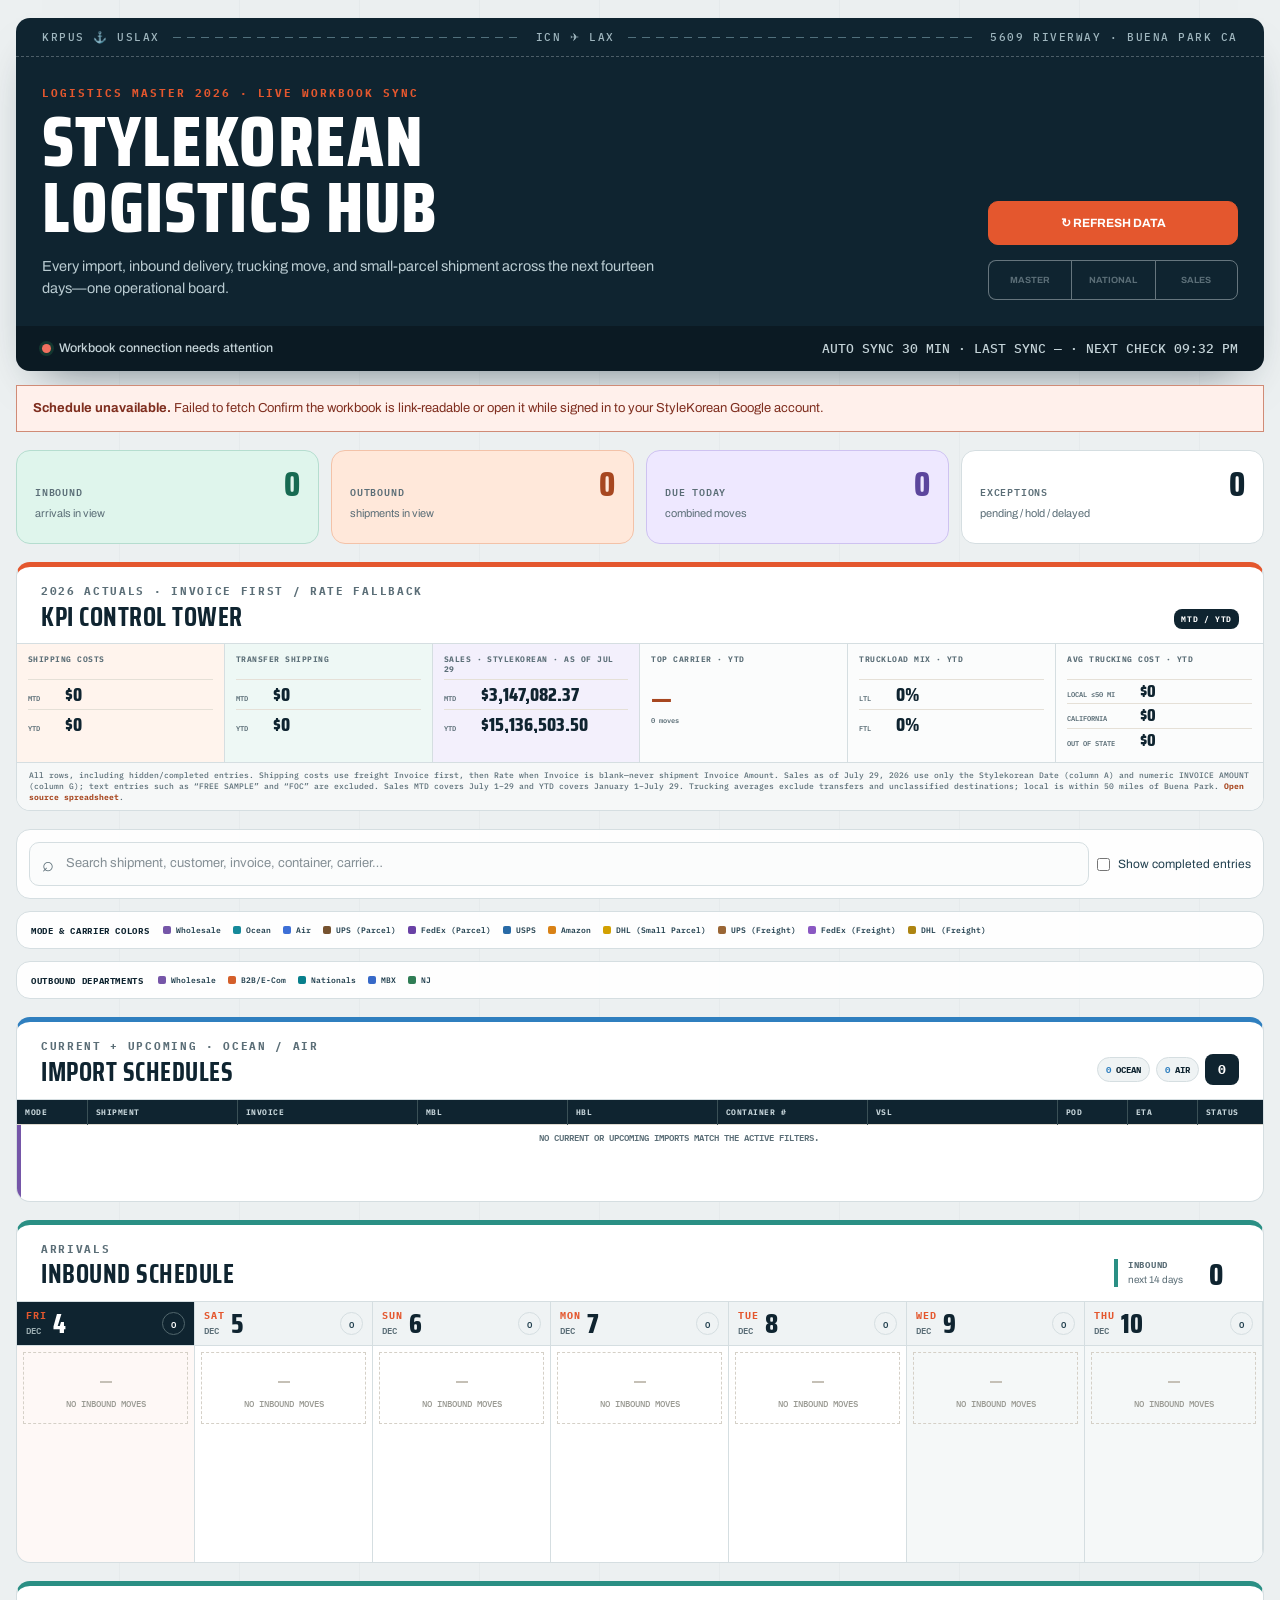
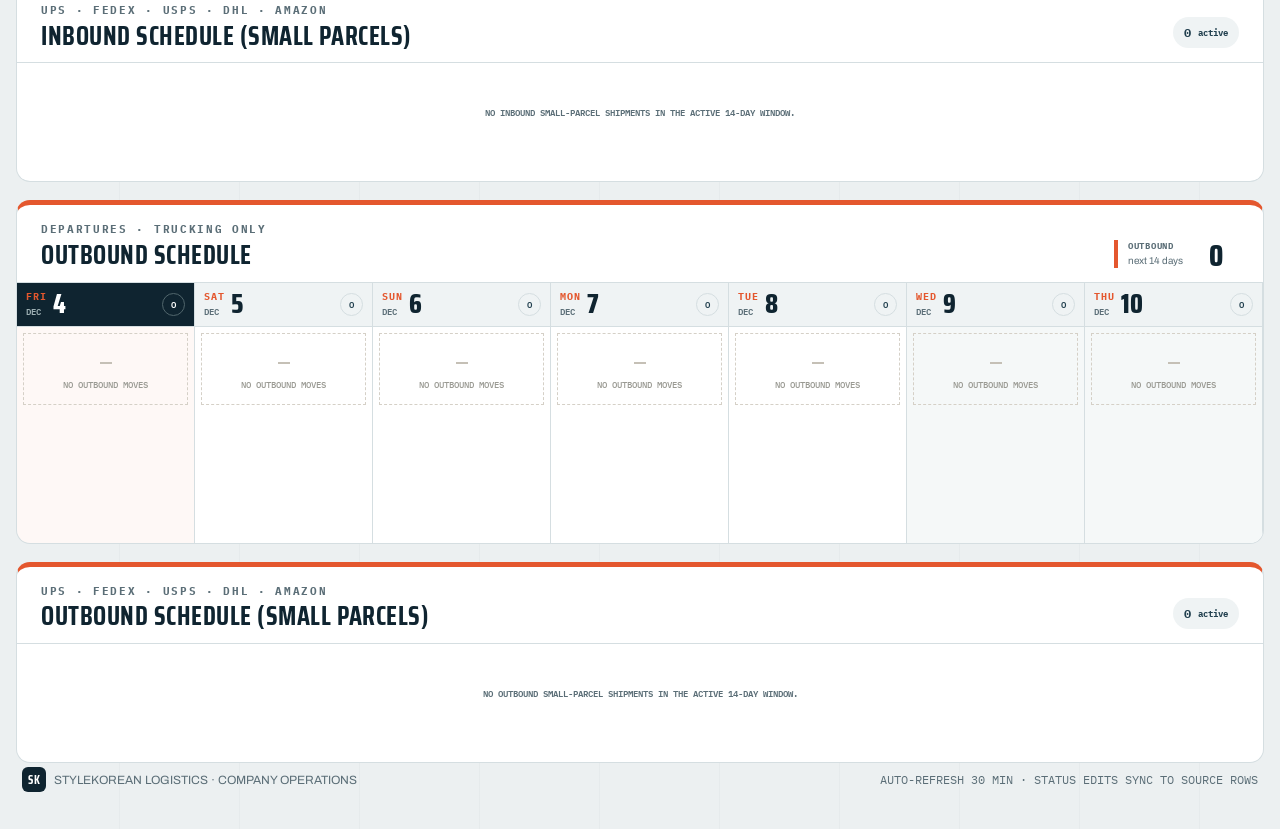
<file: index.html>
<!DOCTYPE html><html lang="en"><head><meta charSet="utf-8"/><meta name="viewport" content="width=device-width, initial-scale=1"/><link rel="stylesheet" href="./assets/index-FAfue5Gs.css" data-rsc-css-href="./assets/index-FAfue5Gs.css" data-precedence="vite-rsc/importer-resources"/><link rel="modulepreload" href="./assets/layout-segment-context-COFs7kVg.js" crossorigin=""/><link rel="modulepreload" href="./assets/rolldown-runtime-S-ySWqyJ.js" crossorigin=""/><link rel="modulepreload" href="./assets/index-DZTZSwzV.js" crossorigin=""/><link rel="modulepreload" href="./assets/framework-DjPHiq1u.js" crossorigin=""/><link rel="modulepreload" href="./assets/page-0mYmYE07.js" crossorigin=""/><title>StyleKorean Logistics Hub — Live Shipping Dashboard</title><meta name="description" content="Live StyleKorean inbound and outbound logistics dashboard."/><link rel="shortcut icon" href="./favicon.svg"/><link rel="icon" href="./favicon.svg"/><meta name="codex-preview" content="development"/><script>self.__VINEXT_RSC_PARAMS__={}</script><script>self.__VINEXT_RSC_NAV__={"pathname":"/","searchParams":[]}</script><link rel="modulepreload" href="./assets/index-DZTZSwzV.js" />
<link rel="preload" href="./assets/_vinext_fonts/geist-8ac0455e797f/geist-ff2310f5.woff2" as="font" type="font/woff2" crossorigin />
<link rel="preload" href="./assets/_vinext_fonts/geist-8ac0455e797f/geist-875ccdd4.woff2" as="font" type="font/woff2" crossorigin />
<link rel="preload" href="./assets/_vinext_fonts/geist-8ac0455e797f/geist-52306abf.woff2" as="font" type="font/woff2" crossorigin />
<link rel="preload" href="./assets/_vinext_fonts/geist-8ac0455e797f/geist-001175b1.woff2" as="font" type="font/woff2" crossorigin />
<link rel="preload" href="./assets/_vinext_fonts/geist-8ac0455e797f/geist-98bbbccb.woff2" as="font" type="font/woff2" crossorigin />
<link rel="preload" href="./assets/_vinext_fonts/geist-mono-00e989178794/geist-mono-f6b33328.woff2" as="font" type="font/woff2" crossorigin />
<link rel="preload" href="./assets/_vinext_fonts/geist-mono-00e989178794/geist-mono-44e03052.woff2" as="font" type="font/woff2" crossorigin />
<link rel="preload" href="./assets/_vinext_fonts/geist-mono-00e989178794/geist-mono-0638449e.woff2" as="font" type="font/woff2" crossorigin />
<link rel="preload" href="./assets/_vinext_fonts/geist-mono-00e989178794/geist-mono-971fb274.woff2" as="font" type="font/woff2" crossorigin />
<link rel="preload" href="./assets/_vinext_fonts/geist-mono-00e989178794/geist-mono-44745446.woff2" as="font" type="font/woff2" crossorigin />
<link rel="preload" href="./assets/_vinext_fonts/geist-mono-00e989178794/geist-mono-013b2f2f.woff2" as="font" type="font/woff2" crossorigin />
<style data-vinext-fonts>/* cyrillic-ext */
@font-face {
  font-family: 'Geist';
  font-style: normal;
  font-weight: 100 900;
  font-display: swap;
  src: url(./assets/_vinext_fonts/geist-8ac0455e797f/geist-ff2310f5.woff2) format('woff2');
  unicode-range: U+0460-052F, U+1C80-1C8A, U+20B4, U+2DE0-2DFF, U+A640-A69F, U+FE2E-FE2F;
}
/* cyrillic */
@font-face {
  font-family: 'Geist';
  font-style: normal;
  font-weight: 100 900;
  font-display: swap;
  src: url(./assets/_vinext_fonts/geist-8ac0455e797f/geist-875ccdd4.woff2) format('woff2');
  unicode-range: U+0301, U+0400-045F, U+0490-0491, U+04B0-04B1, U+2116;
}
/* vietnamese */
@font-face {
  font-family: 'Geist';
  font-style: normal;
  font-weight: 100 900;
  font-display: swap;
  src: url(./assets/_vinext_fonts/geist-8ac0455e797f/geist-52306abf.woff2) format('woff2');
  unicode-range: U+0102-0103, U+0110-0111, U+0128-0129, U+0168-0169, U+01A0-01A1, U+01AF-01B0, U+0300-0301, U+0303-0304, U+0308-0309, U+0323, U+0329, U+1EA0-1EF9, U+20AB;
}
/* latin-ext */
@font-face {
  font-family: 'Geist';
  font-style: normal;
  font-weight: 100 900;
  font-display: swap;
  src: url(./assets/_vinext_fonts/geist-8ac0455e797f/geist-001175b1.woff2) format('woff2');
  unicode-range: U+0100-02BA, U+02BD-02C5, U+02C7-02CC, U+02CE-02D7, U+02DD-02FF, U+0304, U+0308, U+0329, U+1D00-1DBF, U+1E00-1E9F, U+1EF2-1EFF, U+2020, U+20A0-20AB, U+20AD-20C0, U+2113, U+2C60-2C7F, U+A720-A7FF;
}
/* latin */
@font-face {
  font-family: 'Geist';
  font-style: normal;
  font-weight: 100 900;
  font-display: swap;
  src: url(./assets/_vinext_fonts/geist-8ac0455e797f/geist-98bbbccb.woff2) format('woff2');
  unicode-range: U+0000-00FF, U+0131, U+0152-0153, U+02BB-02BC, U+02C6, U+02DA, U+02DC, U+0304, U+0308, U+0329, U+2000-206F, U+20AC, U+2122, U+2191, U+2193, U+2212, U+2215, U+FEFF, U+FFFD;
}

.__font_geist_0tvmz3h { font-family: 'Geist', sans-serif; }

.__variable_geist_0tvmz3h { --font-geist-sans: 'Geist', sans-serif; }

/* cyrillic-ext */
@font-face {
  font-family: 'Geist Mono';
  font-style: normal;
  font-weight: 100 900;
  font-display: swap;
  src: url(./assets/_vinext_fonts/geist-mono-00e989178794/geist-mono-f6b33328.woff2) format('woff2');
  unicode-range: U+0460-052F, U+1C80-1C8A, U+20B4, U+2DE0-2DFF, U+A640-A69F, U+FE2E-FE2F;
}
/* cyrillic */
@font-face {
  font-family: 'Geist Mono';
  font-style: normal;
  font-weight: 100 900;
  font-display: swap;
  src: url(./assets/_vinext_fonts/geist-mono-00e989178794/geist-mono-44e03052.woff2) format('woff2');
  unicode-range: U+0301, U+0400-045F, U+0490-0491, U+04B0-04B1, U+2116;
}
/* symbols2 */
@font-face {
  font-family: 'Geist Mono';
  font-style: normal;
  font-weight: 100 900;
  font-display: swap;
  src: url(./assets/_vinext_fonts/geist-mono-00e989178794/geist-mono-0638449e.woff2) format('woff2');
  unicode-range: U+2000-2001, U+2004-2008, U+200A, U+23B8-23BD, U+2500-259F;
}
/* vietnamese */
@font-face {
  font-family: 'Geist Mono';
  font-style: normal;
  font-weight: 100 900;
  font-display: swap;
  src: url(./assets/_vinext_fonts/geist-mono-00e989178794/geist-mono-971fb274.woff2) format('woff2');
  unicode-range: U+0102-0103, U+0110-0111, U+0128-0129, U+0168-0169, U+01A0-01A1, U+01AF-01B0, U+0300-0301, U+0303-0304, U+0308-0309, U+0323, U+0329, U+1EA0-1EF9, U+20AB;
}
/* latin-ext */
@font-face {
  font-family: 'Geist Mono';
  font-style: normal;
  font-weight: 100 900;
  font-display: swap;
  src: url(./assets/_vinext_fonts/geist-mono-00e989178794/geist-mono-44745446.woff2) format('woff2');
  unicode-range: U+0100-02BA, U+02BD-02C5, U+02C7-02CC, U+02CE-02D7, U+02DD-02FF, U+0304, U+0308, U+0329, U+1D00-1DBF, U+1E00-1E9F, U+1EF2-1EFF, U+2020, U+20A0-20AB, U+20AD-20C0, U+2113, U+2C60-2C7F, U+A720-A7FF;
}
/* latin */
@font-face {
  font-family: 'Geist Mono';
  font-style: normal;
  font-weight: 100 900;
  font-display: swap;
  src: url(./assets/_vinext_fonts/geist-mono-00e989178794/geist-mono-013b2f2f.woff2) format('woff2');
  unicode-range: U+0000-00FF, U+0131, U+0152-0153, U+02BB-02BC, U+02C6, U+02DA, U+02DC, U+0304, U+0308, U+0329, U+2000-206F, U+20AC, U+2122, U+2191, U+2193, U+2212, U+2215, U+FEFF, U+FFFD;
}

.__font_geist_mono_1diim1n { font-family: 'Geist Mono', sans-serif; }

.__variable_geist_mono_1diim1n { --font-geist-mono: 'Geist Mono', sans-serif; }
</style>
</head><body class="__variable_geist_0tvmz3h __variable_geist_mono_1diim1n antialiased"><main class="site-shell"><header class="manifest"><div class="route-strip"><span>KRPUS ⚓ USLAX</span><i></i><span>ICN ✈ LAX</span><i></i><span>5609 RIVERWAY · BUENA PARK CA</span></div><div class="manifest-main"><div><p class="eyebrow">LOGISTICS MASTER 2026 · LIVE WORKBOOK SYNC</p><h1>StyleKorean<br/>Logistics Hub</h1><p class="intro">Every import, inbound delivery, trucking move, and small-parcel shipment across the next fourteen days—one operational board.</p></div><div class="manifest-actions"><button class="button primary" disabled="">SYNCING…</button><div class="source-buttons" aria-label="Source workbooks"><a class="button secondary" href="./inventory.html">INVENTORY</a><a class="button secondary" href="https://docs.google.com/spreadsheets/d/1M-vZ24Yw4ZN7R7b_473cVn8kny8DznTakSsD3VQsCzc/edit" target="_blank" rel="noreferrer">MASTER</a><a class="button secondary" href="https://docs.google.com/spreadsheets/d/12Aty04yiLPPqz06AFDM8Y1Log2jEOqdXDqwiUV5yVX8/edit?gid=99300389#gid=99300389" target="_blank" rel="noreferrer">NATIONAL</a><a class="button secondary" href="https://docs.google.com/spreadsheets/d/14lH9SQzTLj8MR7UbxMfkoTDDlzhPoE8CqHV3IpK450I/edit?gid=0#gid=0" target="_blank" rel="noreferrer">SALES</a></div></div></div><div class="sync-strip" role="status" aria-live="polite"><span><b class="sync-dot loading"></b>Syncing live records…</span><span class="mono">AUTO SYNC 30 MIN · LAST SYNC <!-- -->—<!-- --> · <!-- -->NEXT CHECK <!-- -->—</span></div></header><section class="metrics" aria-label="Two-week schedule totals"><article><span>INBOUND</span><strong>0</strong><small>arrivals in view</small></article><article><span>OUTBOUND</span><strong>0</strong><small>shipments in view</small></article><article><span>DUE TODAY</span><strong>0</strong><small>combined moves</small></article><article class=""><span>EXCEPTIONS</span><strong>0</strong><small>pending / hold / delayed</small></article></section><section class="kpi-panel" aria-labelledby="kpi-heading"><div class="kpi-heading"><div><p class="eyebrow">2026 ACTUALS · INVOICE FIRST / RATE FALLBACK</p><h2 id="kpi-heading">KPI Control Tower</h2></div><span>MTD / YTD</span></div><div class="kpi-grid"><article class="kpi-card"><span>SHIPPING COSTS</span><div><small>MTD</small><strong>$0</strong></div><div><small>YTD</small><strong>$0</strong></div></article><article class="kpi-card"><span>TRANSFER SHIPPING</span><div><small>MTD</small><strong>$0</strong></div><div><small>YTD</small><strong>$0</strong></div></article><article class="kpi-card"><span>SALES · STYLEKOREAN · AS OF JUL 29</span><div><small>MTD</small><strong>$3,147,082.37</strong></div><div><small>YTD</small><strong>$15,136,503.50</strong></div></article><article class="kpi-card kpi-carrier"><span>TOP CARRIER · YTD</span><strong>—</strong><small>0<!-- --> moves</small></article><article class="kpi-card kpi-split"><span>TRUCKLOAD MIX · YTD</span><div><small>LTL</small><strong>0<!-- -->%</strong></div><div><small>FTL</small><strong>0<!-- -->%</strong></div></article><article class="kpi-card kpi-average"><span>AVG TRUCKING COST · YTD</span><div><small>LOCAL ≤50 MI</small><strong>$0</strong></div><div><small>CALIFORNIA</small><strong>$0</strong></div><div><small>OUT OF STATE</small><strong>$0</strong></div></article></div><p class="kpi-method">All rows, including hidden/completed entries. Shipping costs use freight Invoice first, then Rate when Invoice is blank—never shipment Invoice Amount. Sales as of July 29, 2026 use only the Stylekorean Date (column A) and numeric INVOICE AMOUNT (column G); text entries such as “FREE SAMPLE” and “FOC” are excluded. Sales MTD covers July 1–29 and YTD covers January 1–July 29. Trucking averages exclude transfers and unclassified destinations; local is within 50 miles of Buena Park.<!-- --> <a href="https://docs.google.com/spreadsheets/d/14lH9SQzTLj8MR7UbxMfkoTDDlzhPoE8CqHV3IpK450I/edit?gid=0#gid=0" target="_blank" rel="noreferrer">Open source spreadsheet</a>.</p></section><section class="control-panel" aria-label="Schedule filters"><label class="search"><span>⌕</span><input type="search" placeholder="Search shipment, customer, invoice, container, carrier…" value=""/></label><label class="finished-toggle"><input type="checkbox"/>Show completed entries</label></section><section class="source-legend" aria-label="Entry source colors"><strong>Mode &amp; carrier colors</strong><div><span class="source-wholesale"><i aria-hidden="true"></i>Wholesale</span><span class="source-ocean"><i aria-hidden="true"></i>Ocean</span><span class="source-air"><i aria-hidden="true"></i>Air</span><span class="source-ups-parcel"><i aria-hidden="true"></i>UPS (Parcel)</span><span class="source-fedex-parcel"><i aria-hidden="true"></i>FedEx (Parcel)</span><span class="source-usps"><i aria-hidden="true"></i>USPS</span><span class="source-amazon"><i aria-hidden="true"></i>Amazon</span><span class="source-dhl-parcel"><i aria-hidden="true"></i>DHL (Small Parcel)</span><span class="source-ups-freight"><i aria-hidden="true"></i>UPS (Freight)</span><span class="source-fedex-freight"><i aria-hidden="true"></i>FedEx (Freight)</span><span class="source-dhl-freight"><i aria-hidden="true"></i>DHL (Freight)</span></div></section><section class="source-legend department-legend" aria-label="Outbound department colors"><strong>Outbound departments</strong><div><span class="department-wholesale"><i aria-hidden="true"></i>Wholesale</span><span class="department-b2b-ecom"><i aria-hidden="true"></i>B2B/E-Com</span><span class="department-nationals"><i aria-hidden="true"></i>Nationals</span><span class="department-mbx"><i aria-hidden="true"></i>MBX</span><span class="department-nj"><i aria-hidden="true"></i>NJ</span></div></section><section class="import-schedules" aria-labelledby="import-schedules-heading"><div class="panel-heading import-heading"><div><p class="eyebrow">CURRENT + UPCOMING · OCEAN / AIR</p><h2 id="import-schedules-heading">Import Schedules</h2></div><div class="import-totals" aria-label="Import schedule totals"><span><b>0</b> Ocean</span><span><b>0</b> Air</span><strong>0</strong></div></div><div class="import-table-wrap"><table class="import-table"><thead><tr><th>Mode</th><th>Shipment</th><th>Invoice</th><th>MBL</th><th>HBL</th><th>Container #</th><th>VSL</th><th>POD</th><th>ETA</th><th>Status</th></tr></thead><tbody><tr><td class="import-empty" colSpan="10">Syncing import schedules…</td></tr></tbody></table></div></section><div class="schedule-stack" aria-label="Separate inbound and outbound schedules"><section class="schedule-panel inbound-panel" aria-labelledby="inbound-schedule-heading"><div class="panel-heading"><div><p class="eyebrow">ARRIVALS</p><h2 id="inbound-schedule-heading">Inbound schedule</h2></div><div class="board-total inbound"><span>INBOUND</span><strong>0</strong><small>next 14 days</small></div></div><div class="board-wrap"><div class="board"><section class="day-column today"><header><span>THU</span><strong>30</strong><small>JUL</small><b>0</b></header><div class="day-items"><div class="loading-card"></div></div></section><section class="day-column"><header><span>FRI</span><strong>31</strong><small>JUL</small><b>0</b></header><div class="day-items"><div class="loading-card"></div></div></section><section class="day-column"><header><span>SAT</span><strong>1</strong><small>AUG</small><b>0</b></header><div class="day-items"><div class="loading-card"></div></div></section><section class="day-column"><header><span>SUN</span><strong>2</strong><small>AUG</small><b>0</b></header><div class="day-items"><div class="loading-card"></div></div></section><section class="day-column"><header><span>MON</span><strong>3</strong><small>AUG</small><b>0</b></header><div class="day-items"><div class="loading-card"></div></div></section><section class="day-column"><header><span>TUE</span><strong>4</strong><small>AUG</small><b>0</b></header><div class="day-items"><div class="loading-card"></div></div></section><section class="day-column"><header><span>WED</span><strong>5</strong><small>AUG</small><b>0</b></header><div class="day-items"><div class="loading-card"></div></div></section><section class="day-column"><header><span>THU</span><strong>6</strong><small>AUG</small><b>0</b></header><div class="day-items"><div class="loading-card"></div></div></section><section class="day-column"><header><span>FRI</span><strong>7</strong><small>AUG</small><b>0</b></header><div class="day-items"><div class="loading-card"></div></div></section><section class="day-column"><header><span>SAT</span><strong>8</strong><small>AUG</small><b>0</b></header><div class="day-items"><div class="loading-card"></div></div></section><section class="day-column"><header><span>SUN</span><strong>9</strong><small>AUG</small><b>0</b></header><div class="day-items"><div class="loading-card"></div></div></section><section class="day-column"><header><span>MON</span><strong>10</strong><small>AUG</small><b>0</b></header><div class="day-items"><div class="loading-card"></div></div></section><section class="day-column"><header><span>TUE</span><strong>11</strong><small>AUG</small><b>0</b></header><div class="day-items"><div class="loading-card"></div></div></section><section class="day-column"><header><span>WED</span><strong>12</strong><small>AUG</small><b>0</b></header><div class="day-items"><div class="loading-card"></div></div></section></div></div></section><section class="parcel-panel inbound-parcel-panel" aria-labelledby="inbound-small-parcel-heading"><div class="panel-heading parcel-heading"><div><p class="eyebrow">UPS · FEDEX · USPS · DHL · AMAZON</p><h2 id="inbound-small-parcel-heading">Inbound Schedule (Small Parcels)</h2></div><div class="parcel-total"><strong>0</strong><span>active</span></div></div><div class="parcel-grid"><div class="loading-card"></div></div></section><section class="schedule-panel outbound-panel" aria-labelledby="outbound-schedule-heading"><div class="panel-heading"><div><p class="eyebrow">DEPARTURES · TRUCKING ONLY</p><h2 id="outbound-schedule-heading">Outbound schedule</h2></div><div class="board-total outbound"><span>OUTBOUND</span><strong>0</strong><small>next 14 days</small></div></div><div class="board-wrap"><div class="board"><section class="day-column today"><header><span>THU</span><strong>30</strong><small>JUL</small><b>0</b></header><div class="day-items"><div class="loading-card"></div></div></section><section class="day-column"><header><span>FRI</span><strong>31</strong><small>JUL</small><b>0</b></header><div class="day-items"><div class="loading-card"></div></div></section><section class="day-column"><header><span>SAT</span><strong>1</strong><small>AUG</small><b>0</b></header><div class="day-items"><div class="loading-card"></div></div></section><section class="day-column"><header><span>SUN</span><strong>2</strong><small>AUG</small><b>0</b></header><div class="day-items"><div class="loading-card"></div></div></section><section class="day-column"><header><span>MON</span><strong>3</strong><small>AUG</small><b>0</b></header><div class="day-items"><div class="loading-card"></div></div></section><section class="day-column"><header><span>TUE</span><strong>4</strong><small>AUG</small><b>0</b></header><div class="day-items"><div class="loading-card"></div></div></section><section class="day-column"><header><span>WED</span><strong>5</strong><small>AUG</small><b>0</b></header><div class="day-items"><div class="loading-card"></div></div></section><section class="day-column"><header><span>THU</span><strong>6</strong><small>AUG</small><b>0</b></header><div class="day-items"><div class="loading-card"></div></div></section><section class="day-column"><header><span>FRI</span><strong>7</strong><small>AUG</small><b>0</b></header><div class="day-items"><div class="loading-card"></div></div></section><section class="day-column"><header><span>SAT</span><strong>8</strong><small>AUG</small><b>0</b></header><div class="day-items"><div class="loading-card"></div></div></section><section class="day-column"><header><span>SUN</span><strong>9</strong><small>AUG</small><b>0</b></header><div class="day-items"><div class="loading-card"></div></div></section><section class="day-column"><header><span>MON</span><strong>10</strong><small>AUG</small><b>0</b></header><div class="day-items"><div class="loading-card"></div></div></section><section class="day-column"><header><span>TUE</span><strong>11</strong><small>AUG</small><b>0</b></header><div class="day-items"><div class="loading-card"></div></div></section><section class="day-column"><header><span>WED</span><strong>12</strong><small>AUG</small><b>0</b></header><div class="day-items"><div class="loading-card"></div></div></section></div></div></section><section class="parcel-panel outbound-parcel-panel" aria-labelledby="outbound-small-parcel-heading"><div class="panel-heading parcel-heading"><div><p class="eyebrow">UPS · FEDEX · USPS · DHL · AMAZON</p><h2 id="outbound-small-parcel-heading">Outbound Schedule (Small Parcels)</h2></div><div class="parcel-total"><strong>0</strong><span>active</span></div></div><div class="parcel-grid"><div class="loading-card"></div></div></section></div><footer><p><strong>SK</strong> STYLEKOREAN LOGISTICS · COMPANY OPERATIONS</p><p class="mono">AUTO-REFRESH 30 MIN · STATUS EDITS SYNC TO SOURCE ROWS</p></footer></main><script id="_R_">import("./assets/index-DZTZSwzV.js")</script></body></html><script>self.__VINEXT_RSC_CHUNKS__=self.__VINEXT_RSC_CHUNKS__||[];self.__VINEXT_RSC_CHUNKS__.push("2:I[\"8c0f216c4604\",[],\"Children\",1]\n3:I[\"15c18cfaeeff\",[],\"LayoutSegmentProvider\",1]\n4:I[\"8c0f216c4604\",[],\"Slot\",1]\n5:I[\"593f344dc510\",[],\"RedirectBoundary\",1]\n:HL[\"./assets/index-FAfue5Gs.css\",\"style\"]\n0:{\"__route\":\"route:/\",\"__interceptionContext\":null,\"__layoutIds\":[\"layout:/\"],\"__rootLayout\":\"/\",\"page:/\":\"$L1\",\"layout:/\":[[[[\"$\",\"link\",\"css:./assets/index-FAfue5Gs.css\",{\"rel\":\"stylesheet\",\"precedence\":\"vite-rsc/importer-resources\",\"href\":\"./assets/index-FAfue5Gs.css\",\"data-rsc-css-href\":\"./assets/index-FAfue5Gs.css\"}],\"$undefined\"],[\"$\",\"html\",null,{\"lang\":\"en\",\"children\":[\"$\",\"body\",null,{\"className\":\"__variable_geist_0tvmz3h __variable_geist_mono_1diim1n antialiased\",\"children\":[\"$\",\"$L2\",null,{}]}]}]],null],\"route:/\":[[[\"$\",\"meta\",null,{\"charSet\":\"utf-8\"}],[[\"$\",\"title\",\"0\",{\"children\":\"Starter Project\"}],[\"$\",\"meta\",\"1\",{\"name\":\"description\",\"content\":\"A clean starting point for building your site.\"}],[\"$\",\"link\",\"2\",{\"rel\":\"shortcut icon\",\"href\":\"/favicon.svg\"}],[\"$\",\"link\",\"3\",{\"rel\":\"icon\",\"href\":\"/favicon.svg\"}],[\"$\",\"meta\",\"4\",{\"name\":\"codex-preview\",\"content\":\"development\"}]],[[\"$\",\"meta\",\"0\",{\"name\":\"viewport\",\"content\":\"width=device-width, initial-scale=1\"}]]],[\"$\",\"$L3\",null,{\"segmentMap\":{\"children\":[]},\"children\":[\"$\",\"$L4\",null,{\"id\":\"layout:/\",\"parallelSlots\":\"$undefined\",\"children\":[\"$\",\"$L5\",null,{\"children\":[\"$\",\"$L3\",null,{\"segmentMap\":{\"children\":[]},\"children\":[\"$\",\"$L4\",null,{\"id\":\"page:/\"}]}]}]}]}]],\"__layoutFlags\":{\"layout:/\":\"s\"},\"__artifactCompatibility\":{\"schemaVersion\":1,\"graphVersion\":\"app-route-graph:4uhn5s1wvoptc\",\"deploymentVersion\":\"6d6e0c46-43eb-4977-b7f9-0edc61619b79\",\"appElementsSchemaVersion\":1,\"rscPayloadSchemaVersion\":1,\"rootBoundaryId\":\"/\",\"renderEpoch\":null}}\n")</script><script>self.__VINEXT_RSC_CHUNKS__=self.__VINEXT_RSC_CHUNKS__||[];self.__VINEXT_RSC_CHUNKS__.push("6:I[\"6efdf509a785\",[],\"default\",1]\n1:[\"$\",\"$L6\",null,{\"params\":\"$@7\",\"searchParams\":\"$@8\"}]\n7:{}\n8:{}\n")</script><script>self.__VINEXT_RSC_DONE__=true</script>
</file>
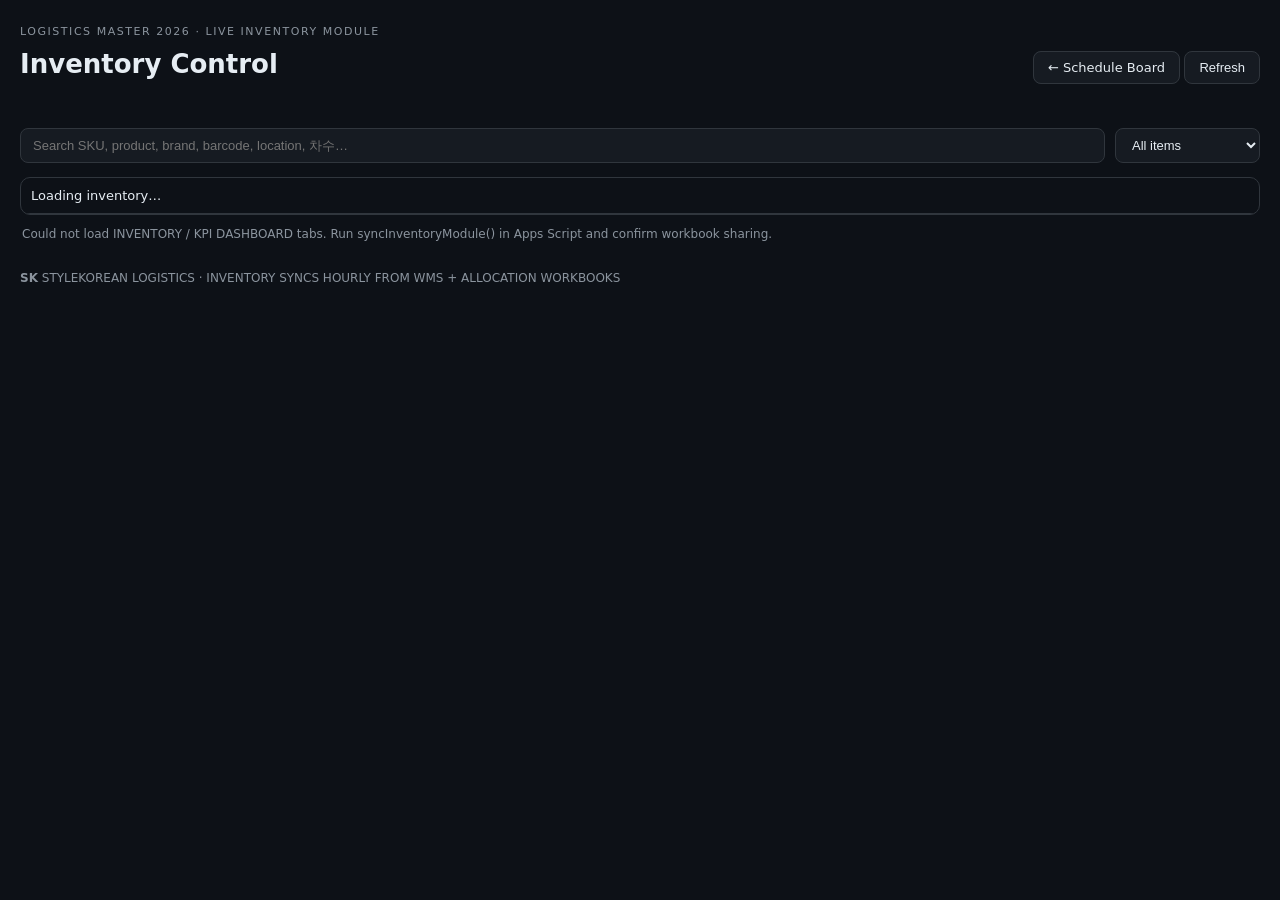
<file: inventory.html>
<!DOCTYPE html>
<html lang="en">
<head>
<meta charset="utf-8" />
<meta name="viewport" content="width=device-width, initial-scale=1" />
<title>Inventory · StyleKorean Logistics Hub</title>
<link rel="icon" href="./favicon.svg" />
<style>
  :root {
    --bg: #0d1117; --panel: #161b22; --border: #30363d;
    --text: #e6edf3; --muted: #8b949e; --accent: #58a6ff;
    --warn: #d29922; --bad: #f85149; --good: #3fb950;
  }
  * { box-sizing: border-box; }
  body { margin: 0; background: var(--bg); color: var(--text); font: 14px/1.5 ui-sans-serif, system-ui, "Segoe UI", sans-serif; }
  .shell { max-width: 1280px; margin: 0 auto; padding: 24px 20px 60px; }
  header { display: flex; flex-wrap: wrap; gap: 16px; align-items: end; justify-content: space-between; margin-bottom: 20px; }
  .eyebrow { color: var(--muted); font-size: 11px; letter-spacing: .14em; text-transform: uppercase; margin: 0 0 4px; }
  h1 { margin: 0; font-size: 26px; }
  .actions a, .actions button { background: var(--panel); border: 1px solid var(--border); color: var(--text); padding: 8px 14px; border-radius: 8px; text-decoration: none; font-size: 13px; cursor: pointer; }
  .actions a:hover, .actions button:hover { border-color: var(--accent); }
  .kpis { display: grid; grid-template-columns: repeat(auto-fit, minmax(160px, 1fr)); gap: 12px; margin-bottom: 24px; }
  .kpi { background: var(--panel); border: 1px solid var(--border); border-radius: 10px; padding: 14px; }
  .kpi span { display: block; color: var(--muted); font-size: 11px; letter-spacing: .1em; text-transform: uppercase; }
  .kpi strong { font-size: 24px; font-variant-numeric: tabular-nums; }
  .controls { display: flex; flex-wrap: wrap; gap: 10px; margin-bottom: 14px; }
  .controls input, .controls select { background: var(--panel); border: 1px solid var(--border); color: var(--text); padding: 8px 12px; border-radius: 8px; font-size: 13px; }
  .controls input { flex: 1; min-width: 220px; }
  .tablewrap { overflow-x: auto; border: 1px solid var(--border); border-radius: 10px; }
  table { width: 100%; border-collapse: collapse; font-size: 13px; }
  th, td { padding: 8px 10px; border-bottom: 1px solid var(--border); text-align: left; white-space: nowrap; }
  th { background: var(--panel); color: var(--muted); position: sticky; top: 0; cursor: pointer; user-select: none; }
  td.num { text-align: right; font-variant-numeric: tabular-nums; }
  tr.flag-out td { background: rgba(248, 81, 73, .12); }
  tr.flag-low td { background: rgba(210, 153, 34, .12); }
  .pill { display: inline-block; padding: 1px 8px; border-radius: 999px; font-size: 11px; border: 1px solid var(--border); }
  .pill.bad { color: var(--bad); border-color: var(--bad); }
  .pill.warn { color: var(--warn); border-color: var(--warn); }
  .pill.info { color: var(--accent); border-color: var(--accent); }
  .status { color: var(--muted); font-size: 12px; margin: 10px 2px; }
  footer { margin-top: 26px; color: var(--muted); font-size: 12px; }
</style>
</head>
<body>
<div class="shell">
  <header>
    <div>
      <p class="eyebrow">LOGISTICS MASTER 2026 · LIVE INVENTORY MODULE</p>
      <h1>Inventory Control</h1>
    </div>
    <div class="actions">
      <a href="./index.html">← Schedule Board</a>
      <button id="refreshBtn">Refresh</button>
    </div>
  </header>

  <section class="kpis" id="kpiGrid" aria-label="Inventory KPIs"></section>

  <div class="controls">
    <input id="search" type="search" placeholder="Search SKU, product, brand, barcode, location, 차수…" />
    <select id="flagFilter">
      <option value="">All items</option>
      <option value="OUT OF STOCK">Out of stock</option>
      <option value="LOW">Low stock</option>
      <option value="INBOUND">Inbound en route</option>
    </select>
  </div>

  <div class="tablewrap">
    <table id="invTable">
      <thead><tr id="headRow"></tr></thead>
      <tbody id="bodyRows"><tr><td>Loading inventory…</td></tr></tbody>
    </table>
  </div>
  <p class="status" id="statusLine">Connecting to Google Sheets…</p>

  <footer><strong>SK</strong> STYLEKOREAN LOGISTICS · INVENTORY SYNCS HOURLY FROM WMS + ALLOCATION WORKBOOKS</footer>
</div>

<script>
(() => {
  const SHEET_ID = "1M-vZ24Yw4ZN7R7b_473cVn8kny8DznTakSsD3VQsCzc";
  const INVENTORY_TAB = "INVENTORY";
  const KPI_TAB = "KPI DASHBOARD";
  const COLS = ["SKU","Product Name","Brand","On Hand (Actual)","Available","On Hold","Incoming (Confirmed)","Remaining To Receive","Inbound Shipments (차수)","Locations","Nearest Expiry","Channel Allocation","Flag"];
  const NUM_COLS = new Set(["On Hand (Actual)","Available","On Hold","Incoming (Confirmed)","Remaining To Receive"]);

  let allRows = [];
  let headerIndex = {};
  let sortKey = "Available", sortAsc = true;

  document.addEventListener("DOMContentLoaded", () => {
    document.getElementById("refreshBtn").addEventListener("click", loadAll);
    document.getElementById("search").addEventListener("input", render);
    document.getElementById("flagFilter").addEventListener("change", render);
    loadAll();
  });

  async function loadAll() {
    setStatus("Loading live inventory…");
    try {
      const [kpis, inventory] = await Promise.all([fetchTab(KPI_TAB), fetchTab(INVENTORY_TAB)]);
      renderKpis(kpis);
      const headers = inventory[0] || [];
      headerIndex = Object.fromEntries(headers.map((h, i) => [String(h).trim(), i]));
      allRows = inventory.slice(1).filter(r => r[headerIndex["SKU"]]);
      render();
      setStatus(`Live: ${allRows.length.toLocaleString()} SKUs · loaded ${new Date().toLocaleString()}`);
    } catch (err) {
      console.error(err);
      setStatus("Could not load INVENTORY / KPI DASHBOARD tabs. Run syncInventoryModule() in Apps Script and confirm workbook sharing.");
    }
  }

  async function fetchTab(name) {
    const url = new URL(`https://docs.google.com/spreadsheets/d/${SHEET_ID}/gviz/tq`);
    url.searchParams.set("tqx", "out:json");
    url.searchParams.set("sheet", name);
    const res = await fetch(url, { cache: "no-store" });
    if (!res.ok) throw new Error(`Sheets request failed: ${res.status}`);
    const text = await res.text();
    const payload = JSON.parse(text.slice(text.indexOf("{"), text.lastIndexOf("}") + 1));
    return payload.table.rows.map(row => (row.c || []).map(cell => {
      if (!cell) return "";
      if (cell.f !== undefined && cell.f !== null) return String(cell.f).trim();
      if (cell.v !== undefined && cell.v !== null) return String(cell.v).trim();
      return "";
    }));
  }

  function renderKpis(rows) {
    const grid = document.getElementById("kpiGrid");
    grid.innerHTML = "";
    rows.slice(1).forEach(row => {
      const label = row[0], value = row[1];
      if (!label) return;
      const card = document.createElement("article");
      card.className = "kpi";
      card.innerHTML = `<span></span><strong></strong>`;
      card.querySelector("span").textContent = label;
      card.querySelector("strong").textContent = Number(value).toLocaleString ? (isNaN(Number(value)) ? value : Number(value).toLocaleString()) : value;
      grid.appendChild(card);
    });
  }

  function render() {
    const head = document.getElementById("headRow");
    head.innerHTML = "";
    COLS.forEach(col => {
      const th = document.createElement("th");
      th.textContent = col + (sortKey === col ? (sortAsc ? " ↑" : " ↓") : "");
      th.addEventListener("click", () => { sortAsc = sortKey === col ? !sortAsc : true; sortKey = col; render(); });
      head.appendChild(th);
    });

    const query = document.getElementById("search").value.trim().toLowerCase();
    const flag = document.getElementById("flagFilter").value;
    const flagIdx = headerIndex["Flag"];

    let rows = allRows.filter(row => {
      if (query && !row.join(" ").toLowerCase().includes(query)) return false;
      if (flag && !(String(row[flagIdx] || "").toUpperCase().includes(flag))) return false;
      return true;
    });

    const idx = headerIndex[sortKey];
    rows.sort((a, b) => {
      const av = a[idx] || "", bv = b[idx] || "";
      const cmp = NUM_COLS.has(sortKey)
        ? (Number(String(av).replace(/[^0-9.-]/g, "")) || 0) - (Number(String(bv).replace(/[^0-9.-]/g, "")) || 0)
        : String(av).localeCompare(String(bv));
      return sortAsc ? cmp : -cmp;
    });

    const body = document.getElementById("bodyRows");
    body.innerHTML = "";
    rows.slice(0, 1500).forEach(row => {
      const tr = document.createElement("tr");
      const flagVal = String(row[flagIdx] || "").toUpperCase();
      if (flagVal.startsWith("OUT")) tr.className = "flag-out";
      else if (flagVal.startsWith("LOW")) tr.className = "flag-low";
      COLS.forEach(col => {
        const td = document.createElement("td");
        const value = row[headerIndex[col]] || "";
        if (col === "Flag" && value) {
          const pill = document.createElement("span");
          pill.className = "pill " + (flagVal.startsWith("OUT") ? "bad" : flagVal.includes("EN ROUTE") ? "info" : "warn");
          pill.textContent = value;
          td.appendChild(pill);
        } else {
          td.textContent = value;
          if (NUM_COLS.has(col)) td.className = "num";
        }
        tr.appendChild(td);
      });
      body.appendChild(tr);
    });
    if (!rows.length) body.innerHTML = "<tr><td colspan='13'>No matching items.</td></tr>";
  }

  function setStatus(text) { document.getElementById("statusLine").textContent = text; }
})();
</script>
</body>
</html>
</file>
<file: assets/index-FAfue5Gs.css>
@import "https://fonts.googleapis.com/css2?family=Archivo:wght@400;500;600;700;800&family=IBM+Plex+Mono:wght@400;500;600&family=Saira+Condensed:wght@600;700;800&display=swap";@layer theme{:root,:host{--font-sans:ui-sans-serif, system-ui, sans-serif, "Apple Color Emoji", "Segoe UI Emoji", "Segoe UI Symbol", "Noto Color Emoji";--font-mono:ui-monospace, SFMono-Regular, Menlo, Monaco, Consolas, "Liberation Mono", "Courier New", monospace;--spacing:.25rem;--default-font-family:var(--font-sans);--default-mono-font-family:var(--font-mono)}}@layer base{*,:after,:before,::backdrop{box-sizing:border-box;border:0 solid;margin:0;padding:0}::file-selector-button{box-sizing:border-box;border:0 solid;margin:0;padding:0}html,:host{-webkit-text-size-adjust:100%;tab-size:4;line-height:1.5;font-family:var(--default-font-family,ui-sans-serif, system-ui, sans-serif, "Apple Color Emoji", "Segoe UI Emoji", "Segoe UI Symbol", "Noto Color Emoji");font-feature-settings:var(--default-font-feature-settings,normal);font-variation-settings:var(--default-font-variation-settings,normal);-webkit-tap-highlight-color:transparent}hr{height:0;color:inherit;border-top-width:1px}abbr:where([title]){-webkit-text-decoration:underline dotted;text-decoration:underline dotted}h1,h2,h3,h4,h5,h6{font-size:inherit;font-weight:inherit}a{color:inherit;-webkit-text-decoration:inherit;-webkit-text-decoration:inherit;-webkit-text-decoration:inherit;-webkit-text-decoration:inherit;text-decoration:inherit}b,strong{font-weight:bolder}code,kbd,samp,pre{font-family:var(--default-mono-font-family,ui-monospace, SFMono-Regular, Menlo, Monaco, Consolas, "Liberation Mono", "Courier New", monospace);font-feature-settings:var(--default-mono-font-feature-settings,normal);font-variation-settings:var(--default-mono-font-variation-settings,normal);font-size:1em}small{font-size:80%}sub,sup{vertical-align:baseline;font-size:75%;line-height:0;position:relative}sub{bottom:-.25em}sup{top:-.5em}table{text-indent:0;border-color:inherit;border-collapse:collapse}:-moz-focusring{outline:auto}progress{vertical-align:baseline}summary{display:list-item}ol,ul,menu{list-style:none}img,svg,video,canvas,audio,iframe,embed,object{vertical-align:middle;display:block}img,video{max-width:100%;height:auto}button,input,select,optgroup,textarea{font:inherit;font-feature-settings:inherit;font-variation-settings:inherit;letter-spacing:inherit;color:inherit;opacity:1;background-color:#0000;border-radius:0}::file-selector-button{font:inherit;font-feature-settings:inherit;font-variation-settings:inherit;letter-spacing:inherit;color:inherit;opacity:1;background-color:#0000;border-radius:0}:where(select:is([multiple],[size])) optgroup{font-weight:bolder}:where(select:is([multiple],[size])) optgroup option{padding-inline-start:20px}::file-selector-button{margin-inline-end:4px}::placeholder{opacity:1}@supports (not ((-webkit-appearance:-apple-pay-button))) or (contain-intrinsic-size:1px){::placeholder{color:currentColor}@supports (color:color-mix(in lab, red, red)){::placeholder{color:color-mix(in oklab, currentcolor 50%, transparent)}}}textarea{resize:vertical}::-webkit-search-decoration{-webkit-appearance:none}::-webkit-date-and-time-value{min-height:1lh;text-align:inherit}::-webkit-datetime-edit{display:inline-flex}::-webkit-datetime-edit-fields-wrapper{padding:0}::-webkit-datetime-edit{padding-block:0}::-webkit-datetime-edit-year-field{padding-block:0}::-webkit-datetime-edit-month-field{padding-block:0}::-webkit-datetime-edit-day-field{padding-block:0}::-webkit-datetime-edit-hour-field{padding-block:0}::-webkit-datetime-edit-minute-field{padding-block:0}::-webkit-datetime-edit-second-field{padding-block:0}::-webkit-datetime-edit-millisecond-field{padding-block:0}::-webkit-datetime-edit-meridiem-field{padding-block:0}::-webkit-calendar-picker-indicator{line-height:1}:-moz-ui-invalid{box-shadow:none}button,input:where([type=button],[type=reset],[type=submit]){appearance:button}::file-selector-button{appearance:button}::-webkit-inner-spin-button{height:auto}::-webkit-outer-spin-button{height:auto}[hidden]:where(:not([hidden=until-found])){display:none!important}}@layer components;@layer utilities{.visible{visibility:visible}.relative{position:relative}.start{inset-inline-start:var(--spacing)}.end{inset-inline-end:var(--spacing)}.\!container{width:100%!important}@media (width>=40rem){.\!container{max-width:40rem!important}}@media (width>=48rem){.\!container{max-width:48rem!important}}@media (width>=64rem){.\!container{max-width:64rem!important}}@media (width>=80rem){.\!container{max-width:80rem!important}}@media (width>=96rem){.\!container{max-width:96rem!important}}.container{width:100%}@media (width>=40rem){.container{max-width:40rem}}@media (width>=48rem){.container{max-width:48rem}}@media (width>=64rem){.container{max-width:64rem}}@media (width>=80rem){.container{max-width:80rem}}@media (width>=96rem){.container{max-width:96rem}}.table{display:table}.antialiased{-webkit-font-smoothing:antialiased;-moz-osx-font-smoothing:grayscale}}:root{--ink:#13272d;--ink-soft:#284047;--paper:#f4f0e8;--paper-2:#ebe5d9;--line:#c8c2b7;--muted:#6c7a7d;--orange:#e4572e;--orange-dark:#a9381e;--teal:#0d8d94;--blue:#2e6f9f;--green:#2f7d55;--yellow:#c58518;--source-wholesale:#7556a8;--source-ocean:#16899a;--source-air:#3d6fd6;--source-ups-parcel:#76522f;--source-fedex-parcel:#6941a5;--source-usps:#286aa6;--source-amazon:#d98216;--source-dhl-parcel:#d2a000;--source-ups-freight:#9a6635;--source-fedex-freight:#8a58c2;--source-dhl-freight:#ad8411;--department-wholesale:#7656a8;--department-b2b-ecom:#d45f2a;--department-nationals:#087f8c;--department-mbx:#3769c8;--department-nj:#2f7d55}*{box-sizing:border-box}html{background:var(--paper-2)}body{color:var(--ink);background:linear-gradient(#13272d0b 1px, transparent 1px), linear-gradient(90deg, #13272d0b 1px, transparent 1px), var(--paper);background-size:32px 32px;margin:0;font-family:Archivo,sans-serif}button,input,select{font:inherit}button,a,select{-webkit-tap-highlight-color:transparent}.site-shell{width:min(100% - 24px,1720px);margin:0 auto;padding:12px 0 16px}.manifest{background:var(--ink);color:#fff;border:1px solid #1a343b;border-radius:3px;overflow:hidden;box-shadow:0 12px 36px #16232524}.route-strip,.sync-strip{color:#aab9bc;letter-spacing:.08em;background:#0d1f24;align-items:center;gap:13px;min-height:27px;padding:0 16px;font:500 10px/1 IBM Plex Mono,monospace;display:flex}.route-strip i{background:#395057;flex:1;height:1px}.manifest-main{border-block:1px solid #2f464d;grid-template-columns:minmax(0,1fr) auto;align-items:center;gap:24px;padding:18px 20px;display:grid}.eyebrow{color:var(--orange);letter-spacing:.09em;margin:0 0 7px;font:700 11px/1.2 IBM Plex Mono,monospace}.manifest h1{color:#fff;letter-spacing:-.025em;text-transform:uppercase;max-width:1120px;margin:0;font:800 clamp(38px,4.6vw,62px)/.88 Saira Condensed,sans-serif}.manifest h1 em{color:var(--orange);font-style:normal}.intro{color:#b9c5c7;max-width:800px;margin:9px 0 0;font-size:12px;line-height:1.45}.manifest-actions{gap:7px;min-width:210px;display:grid}.source-buttons{grid-template-columns:repeat(3,1fr);display:grid}.source-buttons .button{border-right-width:0;min-height:38px;padding-inline:10px;font-size:9px}.source-buttons .button:last-child{border-right-width:1px}.button{color:#fff;letter-spacing:.035em;cursor:pointer;background:0 0;border:1px solid #6a7c81;border-radius:2px;justify-content:center;align-items:center;min-height:35px;padding:0 18px;font:700 11px IBM Plex Mono,monospace;text-decoration:none;display:inline-flex}.button:hover{transform:translateY(-1px)}.button:disabled{cursor:wait;opacity:.68;transform:none}.sync-strip{background:#11262c;justify-content:space-between}.sync-strip>span{align-items:center;gap:8px;display:inline-flex}.sync-dot{background:#66d19e;border-radius:50%;width:7px;height:7px;box-shadow:0 0 0 4px #66d19e1f}.sync-dot.loading{background:#f2b94b}.sync-dot.error{background:#f0705f}.mono{font-family:IBM Plex Mono,monospace}.alert{color:#7f2e1f;background:#fff0eb;border:1px solid #d08b76;margin-top:14px;padding:13px 16px;font-size:13px;line-height:1.5}.metrics{grid-template-columns:repeat(4,1fr);gap:7px;margin-top:8px;display:grid}.metrics article{border:1px solid var(--line);background:#fffc;grid-template-columns:1fr auto;align-items:baseline;min-height:69px;padding:10px 13px;display:grid;position:relative}.metrics article:before{content:"";background:var(--teal);width:4px;position:absolute;inset:0 auto 0 0}.metrics article:nth-child(2):before{background:var(--orange)}.metrics article:nth-child(3):before{background:var(--blue)}.metrics article.metric-alert:before{background:var(--yellow)}.metrics span{color:var(--muted);letter-spacing:.08em;font:600 10px IBM Plex Mono,monospace}.metrics strong{color:var(--ink);grid-row:span 2;font:800 32px/.9 Saira Condensed,sans-serif}.metrics small{color:var(--muted);font-size:11px}.kpi-panel{box-shadow:inset 0 4px 0 var(--orange);background:#ffffffe6;border:1px solid #1a343b;margin-top:8px}.kpi-heading{border-bottom:1px solid var(--line);justify-content:space-between;align-items:end;gap:20px;padding:11px 13px 8px;display:flex}.kpi-heading h2{text-transform:uppercase;margin:0;font:800 27px/.95 Saira Condensed,sans-serif}.kpi-heading>span{background:var(--ink);color:#fff;letter-spacing:.08em;padding:5px 7px;font:700 8px IBM Plex Mono,monospace}.kpi-grid{background:var(--line);grid-template-columns:repeat(6,minmax(0,1fr));gap:1px;display:grid}.kpi-card{background:#fbfaf7;min-width:0;min-height:116px;padding:10px 11px}.kpi-card>span{min-height:25px;color:var(--muted);letter-spacing:.06em;font:700 8px/1.25 IBM Plex Mono,monospace;display:block}.kpi-card>div{border-top:1px solid #e5e0d7;grid-template-columns:31px minmax(0,1fr);align-items:baseline;gap:6px;padding:5px 0;display:grid}.kpi-card small{color:var(--muted);font:600 7px/1.2 IBM Plex Mono,monospace}.kpi-card strong{color:var(--ink);text-overflow:ellipsis;white-space:nowrap;font:800 clamp(16px,1.5vw,24px)/.95 Saira Condensed,sans-serif;overflow:hidden}.kpi-carrier>strong{color:var(--orange-dark);white-space:normal;margin-top:8px;font-size:clamp(22px,2vw,34px);display:block}.kpi-carrier>small{margin-top:5px;display:block}.kpi-average>div{grid-template-columns:67px minmax(0,1fr);padding-block:3px}.kpi-average strong{font-size:18px}.kpi-method{border-top:1px solid var(--line);color:var(--muted);background:#f3f0e9;margin:0;padding:7px 12px;font:500 8px/1.4 IBM Plex Mono,monospace}.kpi-method a{color:var(--orange-dark);text-underline-offset:2px;font-weight:700}.control-panel{border:1px solid var(--line);background:#ffffffd1;grid-template-columns:minmax(260px,1fr) auto;align-items:center;gap:8px;margin-top:8px;padding:8px;display:grid}.source-legend{border:1px solid var(--line);background:#ffffffd1;grid-template-columns:auto minmax(0,1fr);align-items:center;gap:10px 14px;margin-top:8px;padding:8px 10px;display:grid}.source-legend>strong{color:var(--ink);letter-spacing:.07em;text-transform:uppercase;font:700 9px IBM Plex Mono,monospace}.source-legend>div{flex-wrap:wrap;gap:5px 12px;display:flex}.source-legend span{color:var(--ink-soft);white-space:nowrap;align-items:center;gap:5px;font:600 8px IBM Plex Mono,monospace;display:inline-flex}.source-legend i{background:var(--source-color,var(--source-wholesale));border-radius:2px;width:8px;height:8px}.department-legend i{background:var(--department-color,var(--department-wholesale))}.search{border:1px solid var(--line);background:#fff;align-items:center;min-height:33px;display:flex}.search span{color:var(--muted);padding:0 12px;font-size:20px}.search input{width:100%;min-width:0;color:var(--ink);background:0 0;border:0;outline:0;font-size:13px}.finished-toggle{color:var(--ink-soft);white-space:nowrap;align-items:center;gap:8px;font-size:12px;display:flex}.finished-toggle input{accent-color:var(--orange)}.schedule-stack{gap:10px;margin-top:8px;display:grid}.import-schedules{border:1px solid var(--line);box-shadow:inset 0 4px 0 var(--blue);background:#ffffffe0;margin-top:8px}.import-heading h2{text-transform:uppercase;margin:0;font:800 27px/.95 Saira Condensed,sans-serif}.import-totals{text-transform:uppercase;align-items:center;gap:6px;font:650 9px IBM Plex Mono,monospace;display:flex}.import-totals span{border:1px solid var(--line);background:#f7f4ee;padding:6px 8px}.import-totals span b{color:var(--blue)}.import-totals strong{background:var(--ink);color:#fff;place-items:center;min-width:34px;height:31px;font-size:13px;display:grid}.import-table-wrap{overscroll-behavior:contain;scrollbar-color:#8c999b var(--paper-2);max-height:420px;overflow:auto}.import-table{border-collapse:collapse;table-layout:fixed;width:100%;min-width:1320px;font:550 9px/1.35 IBM Plex Mono,monospace}.import-table th{z-index:2;background:var(--ink);color:#d8e1e3;letter-spacing:.07em;text-align:left;text-transform:uppercase;border-right:1px solid #3a5056;padding:7px 8px;font-size:8px;position:sticky;top:0}.import-table th:first-child{width:70px}.import-table th:nth-child(2){width:150px}.import-table th:nth-child(3){width:180px}.import-table th:nth-child(4),.import-table th:nth-child(5),.import-table th:nth-child(6){width:150px}.import-table th:nth-child(7){width:190px}.import-table th:nth-child(8),.import-table th:nth-child(9){width:70px}.import-table th:nth-child(10){width:145px}.import-table td{color:var(--ink-soft);text-overflow:ellipsis;vertical-align:top;white-space:pre-line;border-top:1px solid #ded9cf;border-right:1px solid #eee9e0;padding:6px 8px;overflow:hidden}.import-table tbody tr{box-shadow:inset 4px 0 0 var(--source-color,var(--source-wholesale))}.import-table a{color:var(--ink);text-underline-offset:2px;font-weight:650;text-decoration-color:#e4572e8c}.import-table a:hover{color:var(--orange-dark)}.compact-status-select{border:1px solid var(--line);width:100%;min-height:25px;color:var(--ink);background:#f8f6f1;font:600 8px IBM Plex Mono,monospace}.multi-links{gap:3px;display:grid}.mode-pill{color:#526165;text-transform:uppercase;background:#e5e8e7;border-radius:99px;justify-content:center;min-width:45px;padding:3px 5px;font-size:8px;font-weight:800;display:inline-flex}.mode-pill.ocean{color:#166d74;background:#dceef1}.mode-pill.air{color:#355d91;background:#e3e8f4}.source-wholesale{--source-color:var(--source-wholesale)}.source-ocean{--source-color:var(--source-ocean)}.source-air{--source-color:var(--source-air)}.source-ups-parcel{--source-color:var(--source-ups-parcel)}.source-fedex-parcel{--source-color:var(--source-fedex-parcel)}.source-usps{--source-color:var(--source-usps)}.source-amazon{--source-color:var(--source-amazon)}.source-dhl-parcel{--source-color:var(--source-dhl-parcel)}.source-ups-freight{--source-color:var(--source-ups-freight)}.source-fedex-freight{--source-color:var(--source-fedex-freight)}.source-dhl-freight{--source-color:var(--source-dhl-freight)}.department-wholesale{--department-color:var(--department-wholesale)}.department-b2b-ecom{--department-color:var(--department-b2b-ecom)}.department-nationals{--department-color:var(--department-nationals)}.department-mbx{--department-color:var(--department-mbx)}.department-nj{--department-color:var(--department-nj)}.import-empty{text-align:center;text-transform:uppercase;height:76px;color:var(--muted)!important}.schedule-panel{border:1px solid var(--line);background:#ffffffd4}.inbound-panel{box-shadow:inset 0 4px 0 var(--teal)}.outbound-panel{box-shadow:inset 0 4px 0 var(--orange)}.panel-heading{border-bottom:1px solid var(--line);justify-content:space-between;align-items:end;gap:20px;padding:12px 14px 9px;display:flex}.panel-heading h2{text-transform:uppercase;margin:0;font:800 27px/.95 Saira Condensed,sans-serif}.board-total{border-left:4px solid var(--teal);grid-template-columns:auto auto;align-items:end;gap:2px 10px;min-width:125px;padding-left:10px;display:grid}.board-total.outbound{border-color:var(--orange)}.board-total span{color:var(--muted);letter-spacing:.08em;font:700 9px IBM Plex Mono,monospace}.board-total strong{color:var(--ink);grid-row:span 2;font:800 30px/.8 Saira Condensed,sans-serif}.board-total small{color:var(--muted);font-size:10px}.board-wrap{overscroll-behavior:contain;scrollbar-color:#8c999b var(--paper-2);max-height:500px;overflow:auto}.board{grid-template-columns:repeat(14,minmax(178px,1fr));min-width:2492px;display:grid}.day-column{border-right:1px solid var(--line);scroll-snap-align:start;background:#f8f6f173;min-height:260px}.day-column:last-child{border-right:0}.day-column.today{background:#e4572e0b}.day-column>header{z-index:2;border-bottom:1px solid var(--line);background:#eeebe4;grid-template-rows:auto auto;grid-template-columns:auto 1fr auto;align-items:center;padding:7px 9px;display:grid;position:sticky;top:0}.day-column.today>header{background:var(--ink);color:#fff}.day-column header span{color:var(--orange);letter-spacing:.08em;font:700 10px IBM Plex Mono,monospace}.day-column header strong{grid-row:span 2;align-self:center;margin-left:7px;font:800 27px/.8 Saira Condensed,sans-serif}.day-column header small{color:var(--muted);font:600 9px IBM Plex Mono,monospace}.day-column.today header small{color:#9eb0b4}.day-column header b{border:1px solid var(--line);width:23px;height:23px;color:var(--ink-soft);border-radius:50%;grid-area:1/3/span 2;place-items:center;font:600 9px IBM Plex Mono,monospace;display:grid}.day-column.today header b{color:#fff;border-color:#51666c}.day-items{gap:6px;padding:6px;display:grid}.schedule-card{border:1px solid #c9c5bd;border-left:3px solid var(--source-color,var(--teal));background:#fff;position:relative;box-shadow:0 2px 6px #16272b0a}.schedule-card.outbound{border-left-color:var(--department-color,var(--source-color,var(--orange)))}.schedule-card>summary{list-style:none}.schedule-card>summary::-webkit-details-marker{display:none}.card-summary{cursor:pointer;grid-template-columns:minmax(0,1fr) auto;align-items:start;gap:5px 8px;min-height:57px;padding:7px 26px 7px 7px;display:grid}.card-summary:focus-visible{outline:2px solid var(--orange);outline-offset:-2px}.summary-primary,.summary-invoices{gap:2px;min-width:0;display:grid}.summary-invoices{grid-column:1/-1}.summary-primary small,.summary-invoices small{color:var(--muted);letter-spacing:.05em;font:600 7px/1.1 IBM Plex Mono,monospace}.summary-primary strong,.summary-primary a,.summary-invoices>span{min-width:0;color:var(--ink);text-overflow:ellipsis;white-space:nowrap;font:700 10px/1.25 IBM Plex Mono,monospace;overflow:hidden}.summary-primary a,.summary-invoices a{color:var(--ink);text-underline-offset:2px;text-decoration-color:#e4572e8c}.summary-invoices>span{gap:4px 7px;display:flex}.expand-mark{color:var(--muted);font:700 13px/1 IBM Plex Mono,monospace;transition:transform .16s;position:absolute;top:7px;right:7px}.schedule-card[open] .expand-mark{transform:rotate(45deg)}.card-detail{border-top:1px solid #ece8df;padding:7px}.card-topline{justify-content:space-between;align-items:center;gap:8px;display:flex}.card-badges,.parcel-badges{flex-wrap:wrap;align-items:center;gap:4px;min-width:0;display:flex}.direction-label{color:var(--teal);letter-spacing:.08em;font:800 9px IBM Plex Mono,monospace}.outbound .direction-label{color:var(--orange)}.department-badge{background:var(--department-color,var(--department-wholesale));color:#fff;letter-spacing:.04em;text-overflow:ellipsis;white-space:nowrap;border-radius:3px;align-items:center;width:fit-content;max-width:150px;padding:3px 6px;font:800 8px IBM Plex Mono,monospace;display:inline-flex;overflow:hidden}.source-badge{background:var(--source-color,var(--source-wholesale));text-overflow:ellipsis;white-space:nowrap;border-radius:3px;align-items:center;width:fit-content;max-width:150px;padding:3px 6px;display:inline-flex;overflow:hidden;color:#fff!important}.schedule-card h3{margin:7px 0 3px;font-size:12px;line-height:1.25}.reference{color:var(--ink-soft);white-space:pre-line;margin:0;font:600 10px/1.4 IBM Plex Mono,monospace}.secondary{color:var(--muted);text-overflow:ellipsis;white-space:nowrap;margin:5px 0 0;font-size:9px;line-height:1.35;overflow:hidden}.data-grid{gap:0;margin:6px 0 0;display:grid}.data-field{border-top:1px solid #ece8df;grid-template-columns:54px minmax(0,1fr);align-items:baseline;gap:5px;min-height:22px;padding:4px 0;display:grid}.outbound-data .data-field{grid-template-columns:65px minmax(0,1fr)}.data-field dt{color:var(--muted);letter-spacing:.03em;text-transform:uppercase;font:600 7px/1.15 IBM Plex Mono,monospace}.data-field dd{min-width:0;color:var(--ink);text-overflow:ellipsis;margin:0;font:650 9px/1.25 IBM Plex Mono,monospace;overflow:hidden}.data-field a{color:var(--ink);text-underline-offset:2px;text-decoration-color:#e4572e8c}.data-field a:hover{color:var(--orange-dark)}.status{color:#536468;text-overflow:ellipsis;white-space:nowrap;text-transform:uppercase;background:#e8eceb;border-radius:99px;max-width:115px;padding:3px 6px;font:700 8px IBM Plex Mono,monospace;overflow:hidden}.status.active{color:#176b71;background:#def0f2}.status.warning{color:#7e5812;background:#f7e9ca}.status.done{color:#2a6848;background:#deeee4}.status-field{gap:4px;margin-top:11px;display:grid}.status-field span{color:var(--muted);text-transform:uppercase;font:500 8px IBM Plex Mono,monospace}.status-field select{border:1px solid var(--line);width:100%;min-height:27px;color:var(--ink);background:#f8f6f1;font-size:9px;font-weight:600}.status-field select:disabled{opacity:.56;cursor:wait}.card-actions{grid-template-columns:minmax(0,1fr) auto;align-items:end;gap:5px;margin-top:6px;display:grid}.status-field{margin-top:0}.source-link{border:1px solid var(--line);min-height:27px;color:var(--ink-soft);letter-spacing:.02em;background:#f8f6f1;align-items:center;margin-top:0;padding:0 6px;font:600 8px IBM Plex Mono,monospace;text-decoration:none;display:flex}.source-link:hover{border-color:var(--ink-soft);color:var(--orange-dark)}.read-only-label{color:var(--muted);letter-spacing:.06em;font:600 7px IBM Plex Mono,monospace}.empty-day{color:#9a9a93;text-align:center;text-transform:uppercase;border:1px dashed #d5d0c7;align-content:center;place-items:center;gap:4px;min-height:72px;font:500 9px IBM Plex Mono,monospace;display:grid}.empty-day span{color:#c5c0b6;font-size:20px}.loading-card{background:linear-gradient(90deg,#eeeae1 25%,#f8f5ef 50%,#eeeae1 75%) 0 0/200% 100%;height:92px;animation:1.2s linear infinite loading}@keyframes loading{to{background-position:-200% 0}}.parcel-panel{border:1px solid var(--line);box-shadow:inset 0 4px 0 var(--source-ups-parcel);background:#ffffffdb}.inbound-parcel-panel{box-shadow:inset 0 4px 0 var(--teal)}.outbound-parcel-panel{box-shadow:inset 0 4px 0 var(--orange)}.parcel-heading h2{text-transform:uppercase;margin:0;font:800 27px/.95 Saira Condensed,sans-serif}.parcel-total{color:var(--ink-soft);background:#edf1f1;border-radius:99px;align-items:center;gap:7px;padding:8px 11px;font:700 9px IBM Plex Mono,monospace;display:inline-flex}.parcel-total strong{font-size:12px}.parcel-grid{grid-template-columns:repeat(4,minmax(220px,1fr));gap:8px;padding:10px;display:grid}.parcel-card{border:1px solid #ccd3d4;border-top:3px solid var(--source-color,var(--source-wholesale));background:#fbfbfa;border-radius:5px;min-width:0;position:relative}.outbound-parcel-panel .parcel-card{border-top-color:var(--department-color,var(--source-color,var(--source-wholesale)))}.parcel-card>summary{list-style:none}.parcel-card>summary::-webkit-details-marker{display:none}.parcel-card[open] .expand-mark{transform:rotate(45deg)}.parcel-summary{cursor:pointer;gap:5px;min-height:78px;padding:9px 28px 9px 10px;display:grid}.parcel-summary .source-badge{font-size:8px}.parcel-invoice{color:var(--muted);text-overflow:ellipsis;white-space:nowrap;font:600 8px IBM Plex Mono,monospace;overflow:hidden}.parcel-detail{border-top:1px solid #e4e5e2;padding:9px 10px 10px}.parcel-topline,.parcel-footer{justify-content:space-between;align-items:center;gap:8px;display:flex}.parcel-tracking{color:var(--ink);text-overflow:ellipsis;white-space:nowrap;margin-top:10px;font:700 11px/1.25 IBM Plex Mono,monospace;display:block;overflow:hidden}.parcel-card p{min-height:31px;color:var(--muted);margin:7px 0 11px;font-size:9px;line-height:1.5}.parcel-footer{color:var(--ink-soft);font:600 9px IBM Plex Mono,monospace}.parcel-footer b{margin-right:3px;font-size:8px}.parcel-footer a{color:#086673;background:#eef9fa;border:1px solid #b9d8dc;border-radius:4px;min-height:28px;padding:7px 9px;text-decoration:none}.parcel-status-field{margin-top:8px}.parcel-empty{min-height:90px;color:var(--muted);text-transform:uppercase;grid-column:1/-1;place-items:center;font:600 9px IBM Plex Mono,monospace;display:grid}footer{color:var(--muted);justify-content:space-between;gap:20px;padding:16px 4px 0;font-size:10px;display:flex}footer strong{background:var(--ink);color:#fff;margin-right:5px;padding:3px 6px}.toast{z-index:20;background:var(--ink);color:#fff;border:1px solid #435c62;max-width:min(420px,100vw - 48px);padding:13px 16px;font:500 11px/1.45 IBM Plex Mono,monospace;position:fixed;bottom:24px;right:24px;box-shadow:0 10px 30px #0003}@media (width<=900px){.site-shell{width:min(100% - 14px,1660px);padding-top:7px}.manifest-main{grid-template-columns:1fr;padding:18px 16px}.manifest-actions{grid-template-columns:1fr 1fr;min-width:0}.source-buttons{min-width:0}.metrics{grid-template-columns:repeat(2,1fr)}.kpi-grid{grid-template-columns:repeat(3,minmax(0,1fr))}.control-panel,.source-legend{grid-template-columns:1fr}.parcel-grid{grid-template-columns:repeat(2,minmax(210px,1fr))}}@media (width<=580px){.route-strip{padding-inline:14px}.route-strip span:last-child,.route-strip i:last-of-type{display:none}.manifest-main{gap:16px}.manifest h1{font-size:38px}.manifest-actions{grid-template-columns:1fr}.sync-strip{flex-direction:column;align-items:flex-start;padding-block:10px}.metrics,.kpi-grid{grid-template-columns:1fr 1fr}.kpi-card{min-height:108px}.metrics article{min-height:69px;padding:10px}.metrics strong{font-size:30px}.panel-heading{flex-direction:column;align-items:flex-start}.import-totals{width:100%}.import-totals strong{margin-left:auto}.board-total{width:100%}.board-wrap{max-height:500px}.board{grid-template-columns:repeat(14,minmax(82vw,1fr));min-width:1148vw}.parcel-grid{grid-template-columns:1fr}footer{flex-direction:column}}@media (prefers-reduced-motion:reduce){*,:before,:after{scroll-behavior:auto!important;transition:none!important;animation-duration:.01ms!important;animation-iteration-count:1!important}}:root{--ink:#0f2430;--ink-soft:#22404f;--paper:#ecf0f1;--paper-2:#e4eaec;--line:#d5dee1;--muted:#5b6e77;--orange:#e4572e;--orange-dark:#a74720;--teal:#2a8f84;--blue:#2f7fbf;--green:#2e8b57;--yellow:#b98a2e}html{background:var(--paper);scroll-behavior:smooth}body{background:repeating-linear-gradient(90deg, transparent 0 119px, #0f243007 119px 120px), var(--paper);-webkit-font-smoothing:antialiased;font-size:14px}:focus-visible{outline:2.5px solid var(--orange);outline-offset:2px;border-radius:4px}.site-shell{width:min(100% - 32px,1560px);padding:18px 0 40px}.manifest{background:var(--ink);border:0;border-radius:14px;box-shadow:0 22px 44px -26px #0f2430a6}.route-strip{color:#9fb6be;letter-spacing:.14em;background:0 0;border-bottom:1px dashed #e9f0f247;min-height:39px;padding:0 26px;font-size:11px}.route-strip i{background:repeating-linear-gradient(90deg,#51707c 0 8px,#0000 8px 14px)}.manifest-main{border:0;align-items:end;padding:30px 26px 26px}.manifest .eyebrow{color:var(--orange);letter-spacing:.18em;margin-bottom:8px;font-size:11px}.manifest h1{letter-spacing:.015em;max-width:none;font-size:clamp(44px,6vw,72px);line-height:.92}.intro{color:#b9cbd1;max-width:620px;margin-top:14px;font-size:14.5px;line-height:1.55}.manifest-actions{gap:10px;min-width:250px}.button{letter-spacing:0;border-radius:10px;min-height:44px;font-family:Archivo,sans-serif;font-size:12px;transition:transform .15s,background .15s,border-color .15s}.button.primary{border-color:var(--orange);background:var(--orange)}.button.primary:hover{background:#f06438}.source-buttons .button{border-color:#e9f0f266;border-radius:8px;min-height:40px;font-size:9px}.source-buttons .button:first-child{border-radius:8px 0 0 8px}.source-buttons .button:nth-child(2){border-radius:0}.source-buttons .button:last-child{border-radius:0 8px 8px 0}.sync-strip{color:#c4d3d8;letter-spacing:0;background:#00000047;min-height:45px;padding:0 26px;font-family:Archivo,sans-serif;font-size:12.5px}.sync-dot{background:var(--green);width:9px;height:9px;box-shadow:0 0 0 3px #2e8b5740}.metrics{gap:12px;margin-top:18px}.metrics article{background:#fff;border-radius:14px;min-height:94px;padding:18px 18px 16px}.metrics article:before{display:none}.metrics article:first-child{background:#dff5ec;border-color:#b5ddcf}.metrics article:nth-child(2){background:#ffe8da;border-color:#f3c2a8}.metrics article:nth-child(3){background:#eee8ff;border-color:#cec2f1}.metrics article.metric-alert{background:#fff3d6;border-color:#ead49d}.metrics article:first-child strong{color:#176a52}.metrics article:nth-child(2) strong{color:#a74720}.metrics article:nth-child(3) strong{color:#5c469d}.metrics article.metric-alert strong{color:#8a6410}.metrics strong{letter-spacing:.01em;font-size:34px}.kpi-panel,.import-schedules,.schedule-panel,.parcel-panel{border:1px solid var(--line);box-shadow:none;background:#fff;border-radius:14px;overflow:hidden}.kpi-panel{margin-top:18px}.kpi-panel,.import-schedules,.inbound-panel,.outbound-panel,.inbound-parcel-panel,.outbound-parcel-panel{box-shadow:none}.kpi-panel{border-top:5px solid var(--orange)}.import-schedules{border-top:5px solid var(--blue)}.inbound-panel{border-top:5px solid var(--teal)}.outbound-panel{border-top:5px solid var(--orange)}.inbound-parcel-panel{border-top:5px solid var(--teal)}.outbound-parcel-panel{border-top:5px solid var(--orange)}.kpi-heading,.panel-heading{padding:18px 24px 14px}.kpi-heading h2,.import-heading h2,.panel-heading h2,.parcel-heading h2{letter-spacing:.02em;font-size:26px;font-weight:700}.eyebrow{color:var(--muted);letter-spacing:.16em;font-size:10.5px}.kpi-heading>span,.import-totals strong{border-radius:8px}.kpi-grid{background:var(--line)}.kpi-card{background:#fbfcfc}.kpi-card:first-child{background:#fff4ed}.kpi-card:nth-child(2){background:#eef8f5}.kpi-card:nth-child(3){background:#f3f0fc}.kpi-method{background:#f6f8f8}.control-panel,.source-legend{background:#fffffff0;border-radius:14px}.control-panel{margin-top:18px;padding:12px}.search{background:#fbfcfc;border-radius:10px;min-height:44px}.source-legend{margin-top:12px;padding:12px 14px}.schedule-stack{gap:18px;margin-top:18px}.import-schedules{margin-top:18px}.import-totals span,.parcel-total{background:#eff3f4;border-radius:999px}.import-table th{background:var(--ink);color:#c7d6db}.import-table tbody tr:nth-child(2n){background:#f7f9f9}.import-table tbody tr:hover{background:#f1f6f7}.board-wrap{scrollbar-width:thin;scroll-snap-type:x proximity;border-top:0}.day-column{background:#fff}.day-column:nth-child(6n+6),.day-column:nth-child(7n+7){background:#f5f8f8}.day-column>header{background:#eff3f4}.day-column.today>header{background:var(--ink)}.schedule-card{border-color:var(--line);background:var(--source-color,var(--teal));border-left-width:4px;border-radius:6px}@supports (color:color-mix(in lab, red, red)){.schedule-card{background:color-mix(in srgb, var(--source-color,var(--teal)) 7%, white)}}.schedule-card{box-shadow:none}.schedule-card.outbound{background:var(--department-color,var(--source-color,var(--orange)))}@supports (color:color-mix(in lab, red, red)){.schedule-card.outbound{background:color-mix(in srgb, var(--department-color,var(--source-color,var(--orange))) 8%, white)}}.schedule-card:hover{border-color:#9fb2ba;transform:translateY(-1px)}.source-badge{background:repeating-linear-gradient(90deg, transparent 0 5px, #ffffff1f 5px 7px), var(--source-color,var(--source-wholesale));border-radius:5px}.department-badge{background:repeating-linear-gradient(90deg, transparent 0 5px, #ffffff1f 5px 7px), var(--department-color,var(--department-wholesale));border-radius:5px}.status{min-height:24px;padding-inline:9px}.source-link,.status-field select,.compact-status-select{background:#fbfcfc;border-radius:7px}.parcel-grid{gap:12px;padding:4px 24px 24px}.parcel-card{border-color:var(--line);background:#fbfcfc;border-top-width:4px;border-radius:12px}.outbound-parcel-panel .parcel-card{background:var(--department-color,var(--source-color,var(--source-wholesale)))}@supports (color:color-mix(in lab, red, red)){.outbound-parcel-panel .parcel-card{background:color-mix(in srgb, var(--department-color,var(--source-color,var(--source-wholesale))) 7%, white)}}.parcel-card:hover{border-color:#9fb2ba;transform:translateY(-1px)}.parcel-footer a{color:#0a6e75;background:#ecf7f6;border-radius:8px}.toast{border-radius:10px}footer{padding:8px 6px 0;font-size:12px}footer strong{letter-spacing:.05em;border-radius:6px;font-family:Saira Condensed,sans-serif}@media (width<=900px){.site-shell{width:min(100% - 20px,1560px);padding-top:10px}.manifest-main{padding:24px 18px 20px}.route-strip,.sync-strip{padding-inline:18px}.kpi-heading,.panel-heading{padding:16px 16px 12px}.parcel-grid{padding-inline:16px}}@media (width<=580px){.manifest h1{font-size:42px}.metrics{gap:9px}.metrics article{min-height:86px}}
</file>
